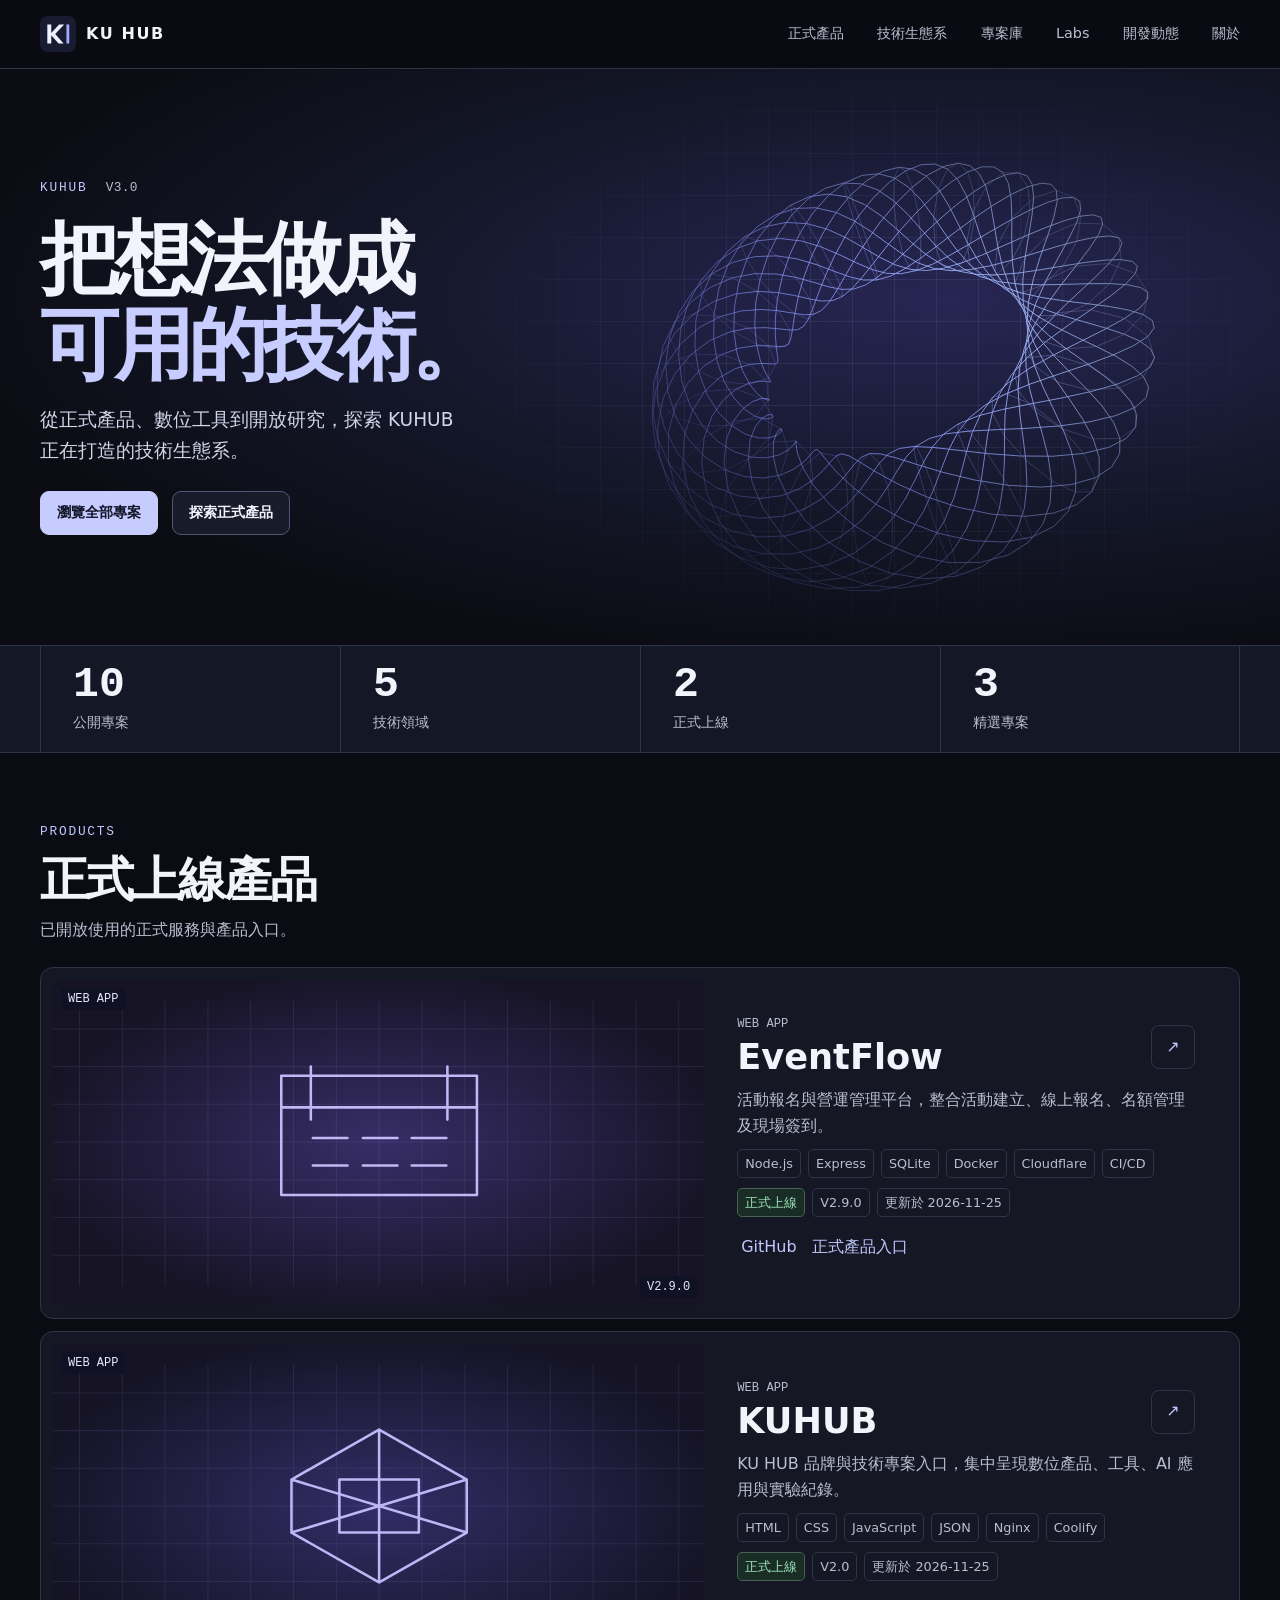
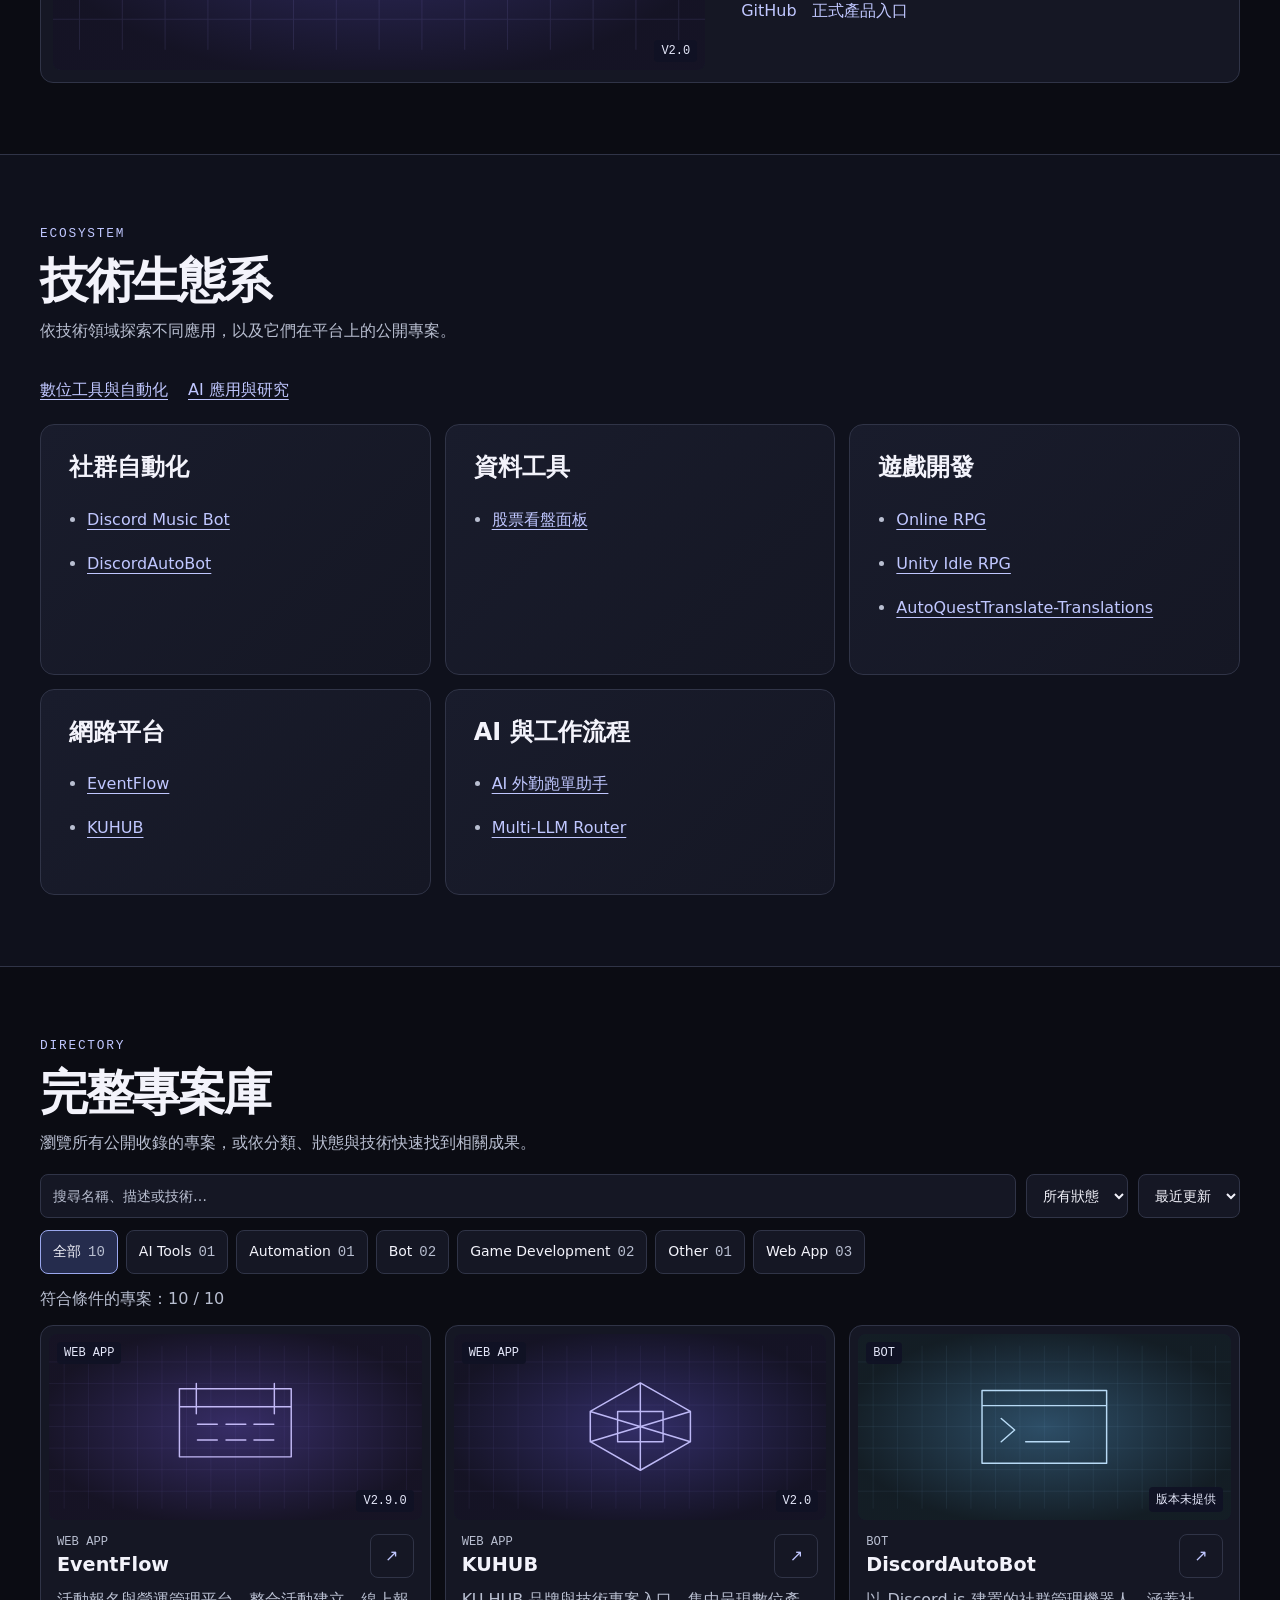
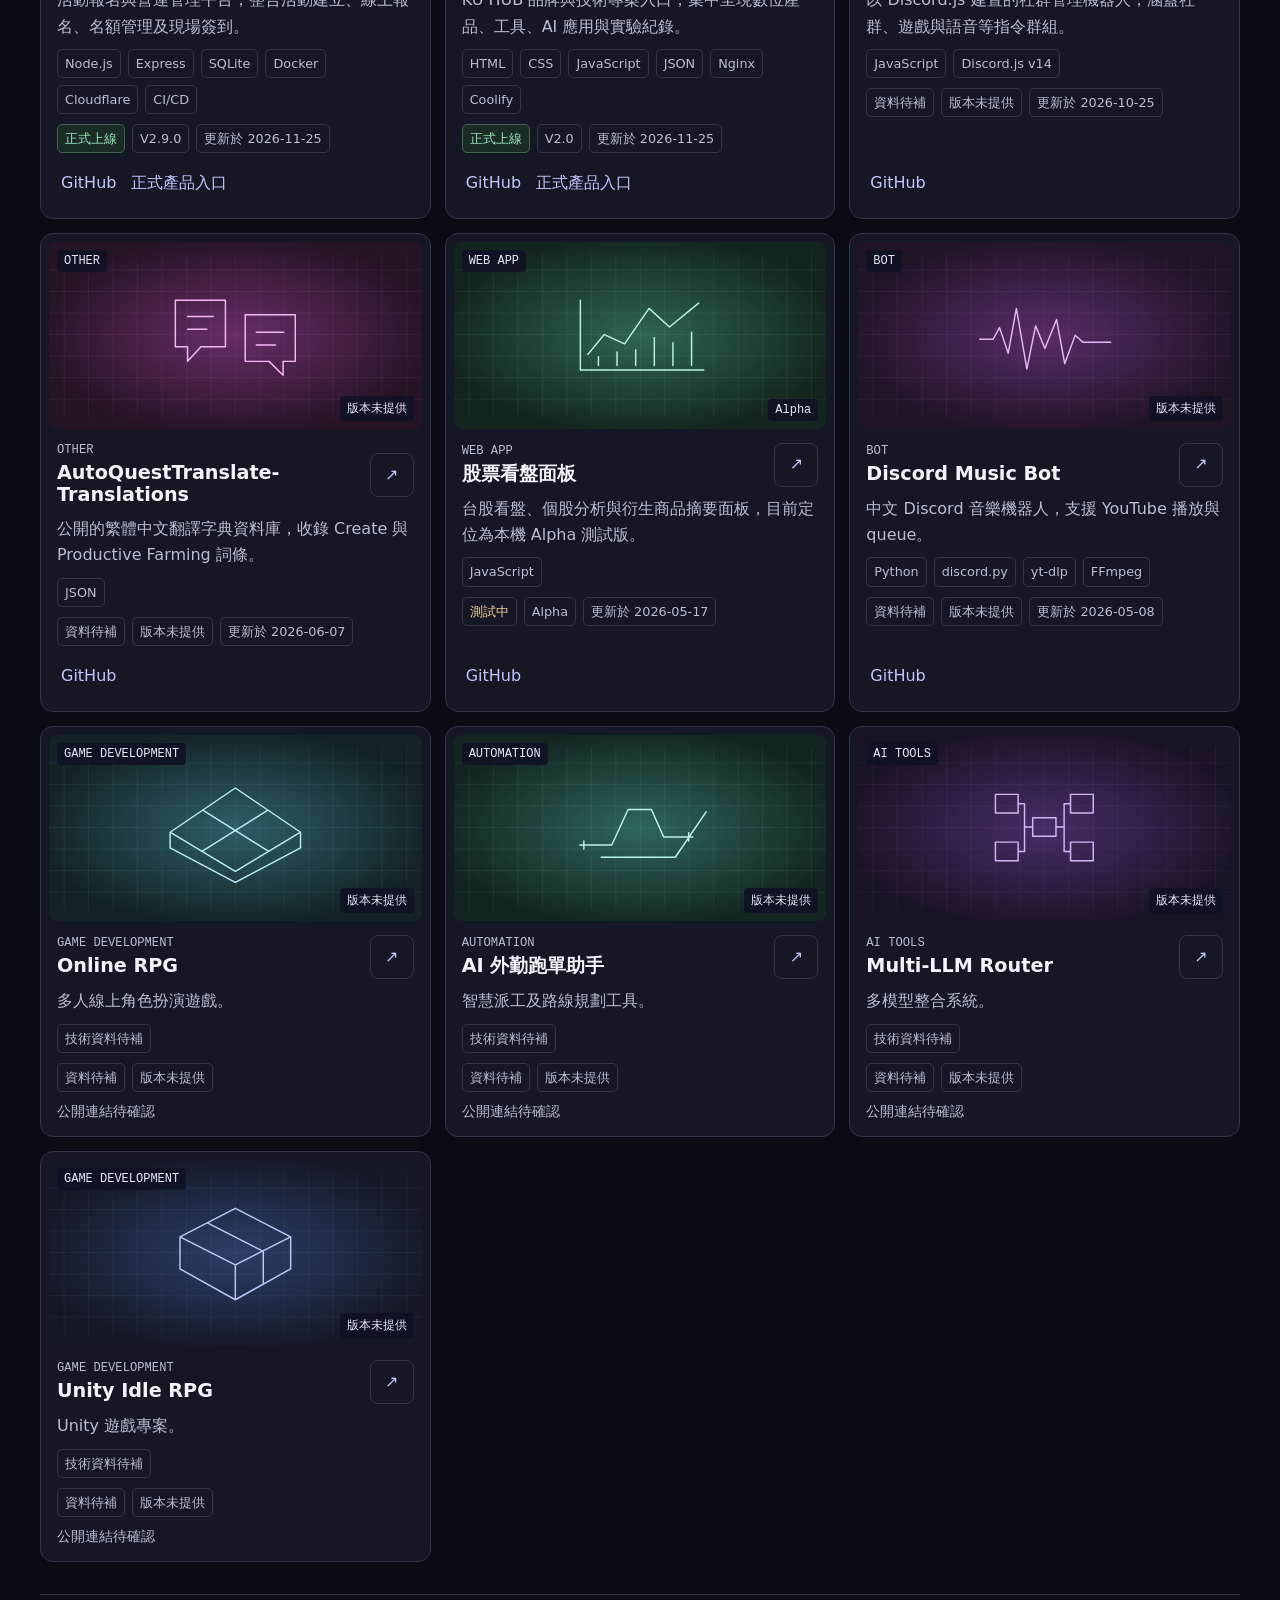
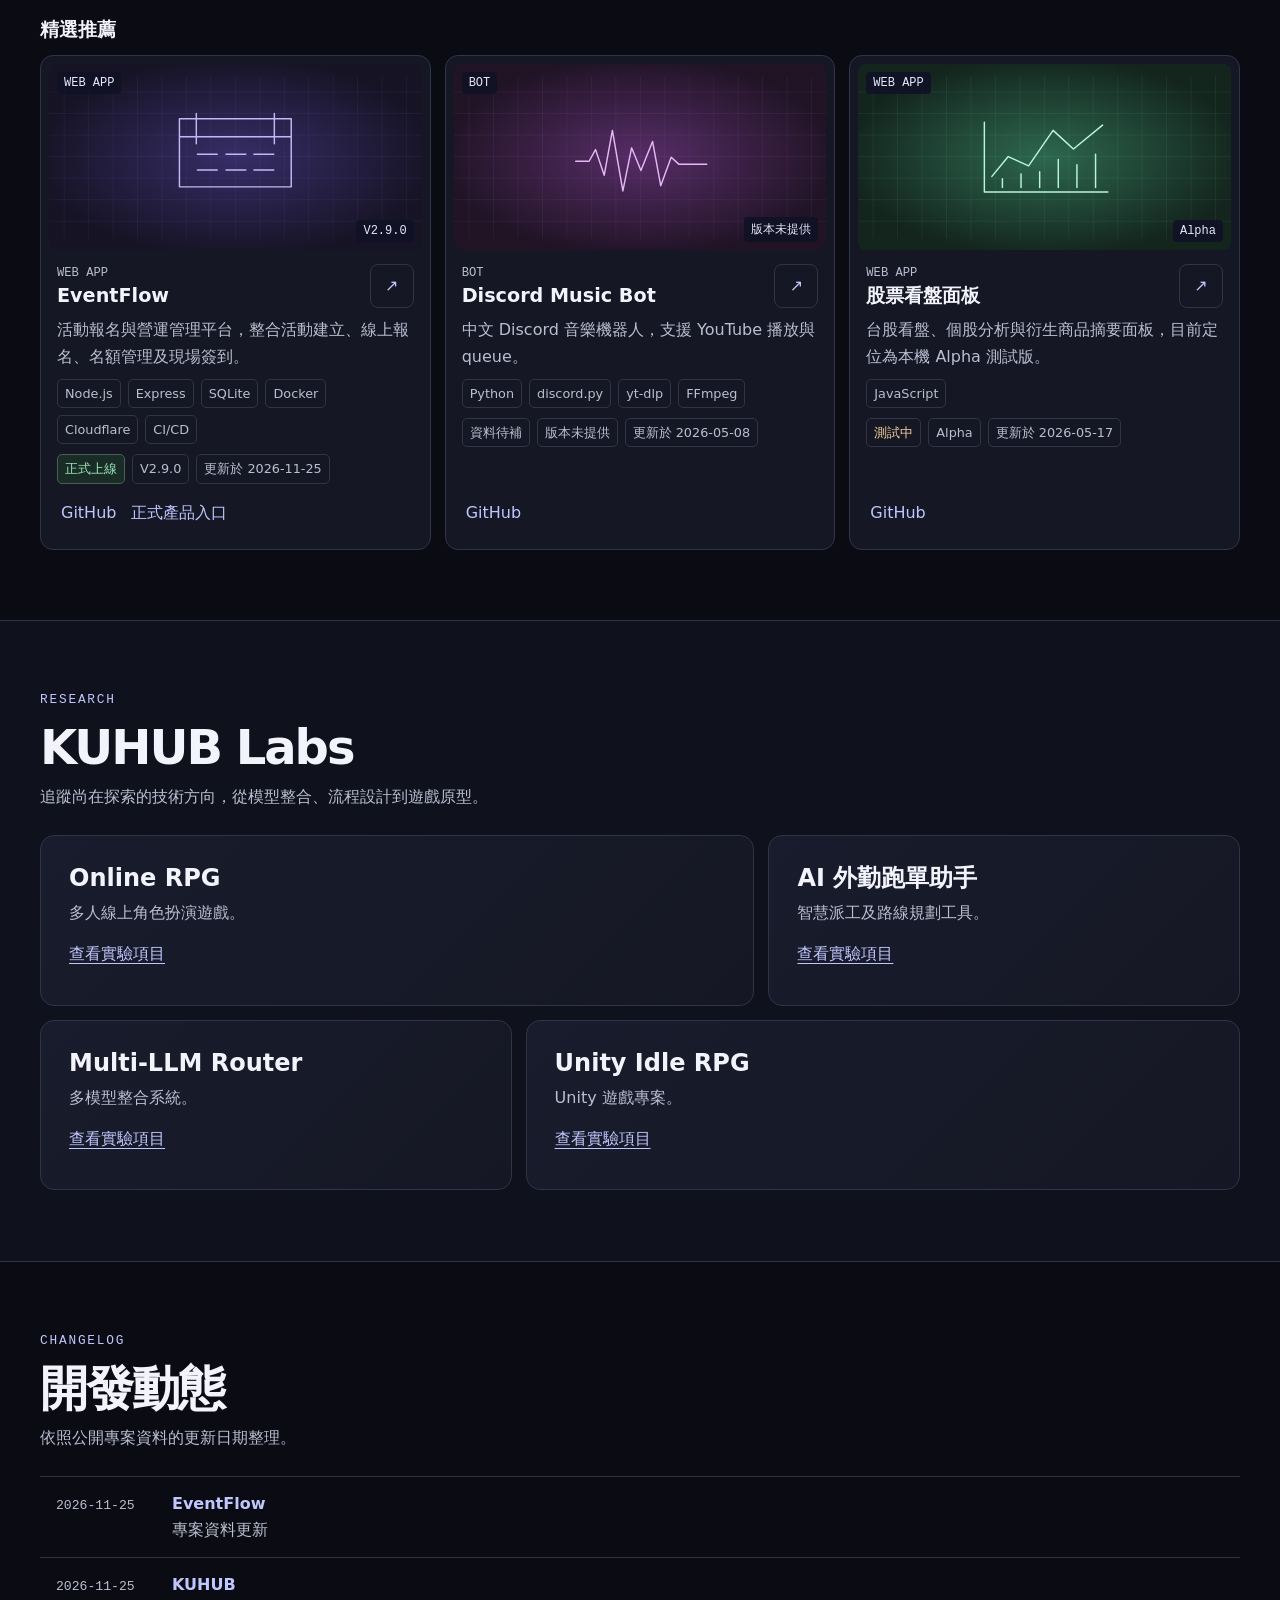
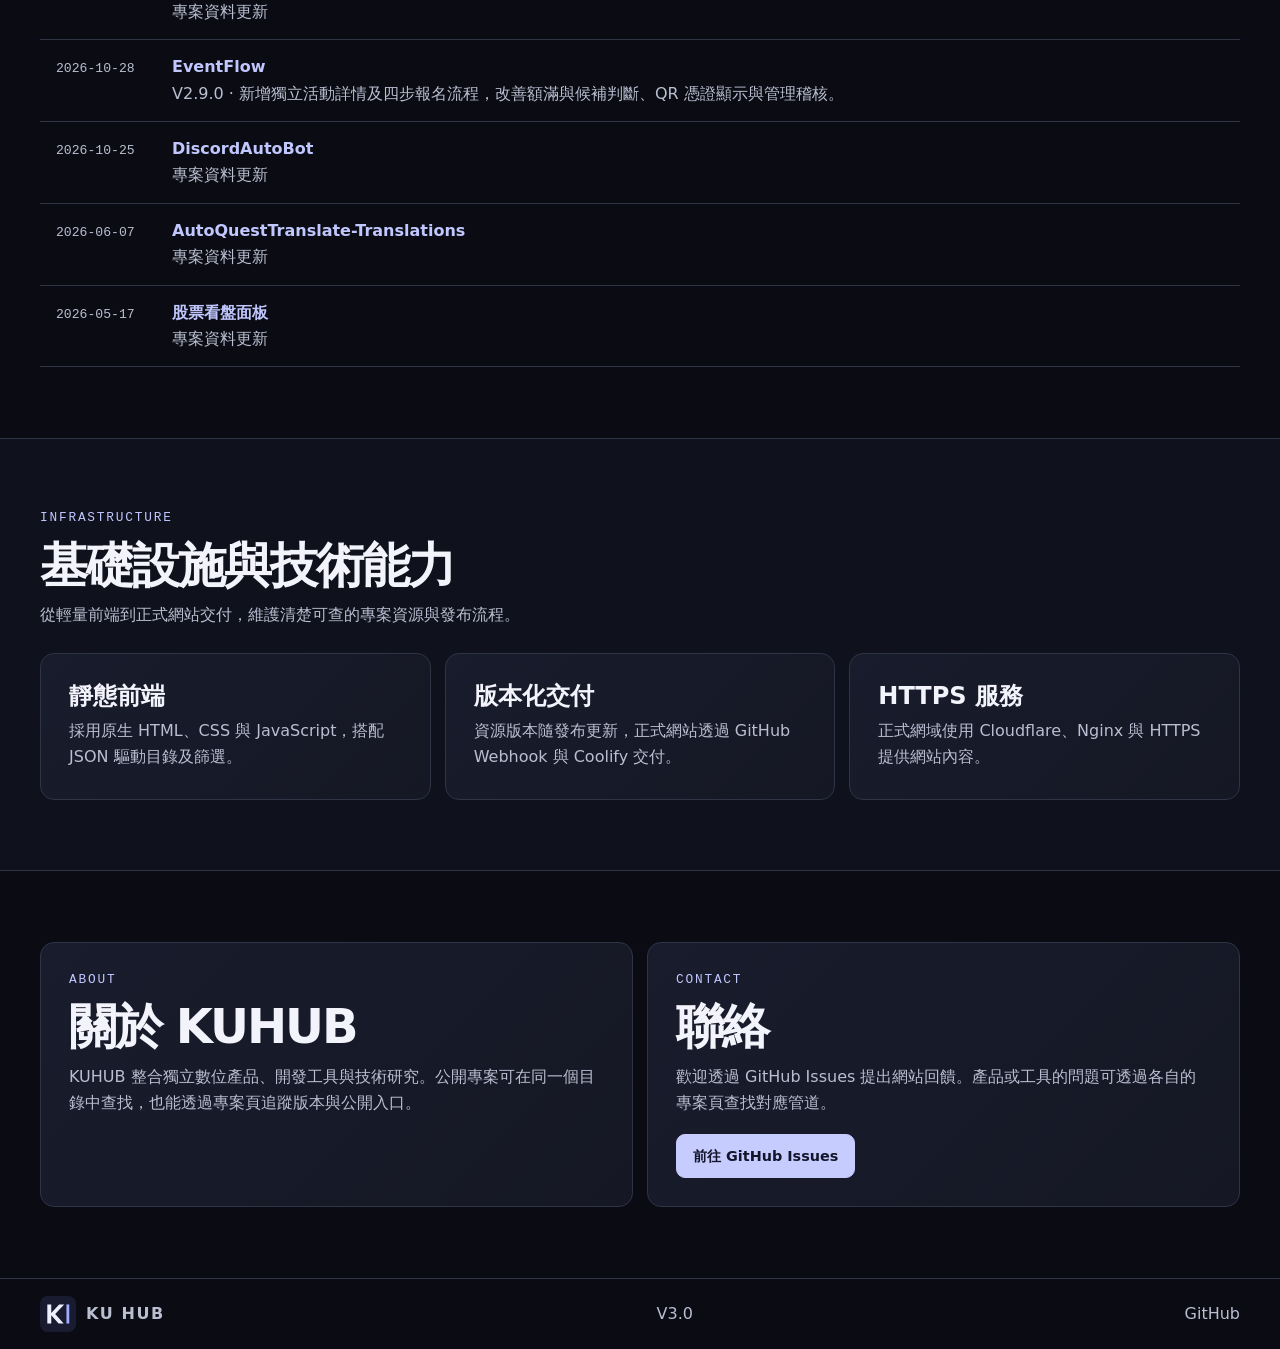
<file: index.html>
<!doctype html>
<html lang="zh-Hant">
  <head>
    <meta charset="utf-8">
    <meta name="viewport" content="width=device-width, initial-scale=1">
    <meta name="theme-color" content="#0a0b10">
    <meta name="description" content="探索 KUHUB 的正式產品、公開專案、技術生態系與開發動態。">
    <meta property="og:type" content="website">
    <meta property="og:site_name" content="KU HUB">
    <meta property="og:title" content="KUHUB — 科技生態系平台">
    <meta property="og:description" content="探索 KUHUB 的正式產品、公開專案、技術生態系與開發動態。">
    <meta property="og:url" content="https://kuhub.net/">
    <link rel="canonical" href="https://kuhub.net/">
    <link rel="icon" href="./assets/icons/favicon.svg?v=1c1584543030a885" type="image/svg+xml">
    <link rel="stylesheet" href="./style.css?v=1c1584543030a885">
    <script src="./script.js?v=1c1584543030a885" defer></script>
    <script src="./js/projects.js?v=1c1584543030a885" type="module"></script>
    <title>KUHUB — 科技生態系平台</title>
  </head>
  <body>
    <a class="skip-link" href="#main">跳至主要內容</a>
    <header class="site-header">
      <div class="header-inner">
        <a class="brand" href="./" aria-label="KU HUB 首頁"><img src="./assets/icons/favicon.svg?v=1c1584543030a885" width="36" height="36" alt=""><span>KU HUB</span></a>
        <button class="menu-toggle" type="button" aria-label="開啟導覽選單" aria-expanded="false" aria-controls="site-nav" hidden><span></span><span></span></button>
        <nav class="site-nav" id="site-nav" aria-label="主要導覽">
          <a href="#products">正式產品</a>
          <a href="#ecosystem">技術生態系</a>
          <a href="#projects">專案庫</a>
          <a href="#lab">Labs</a>
          <a href="#updates">開發動態</a>
          <a href="#about">關於</a>
        </nav>
      </div>
    </header>
    <main id="main">
      <section class="hero" aria-labelledby="hero-title">
        <div class="hero-scene" aria-hidden="true"><canvas id="brand-field"></canvas></div>
        <div class="page-shell hero-layout">
          <div class="hero-copy">
            <p class="eyebrow">KUHUB <span class="version">V3.0</span></p>
            <h1 id="hero-title">把想法做成<br><em>可用的技術。</em></h1>
            <p class="hero-description">從正式產品、數位工具到開放研究，探索 KUHUB 正在打造的技術生態系。</p>
            <div class="hero-actions">
              <a class="button button-primary" href="#projects">瀏覽全部專案</a>
              <a class="button" href="#products">探索正式產品</a>
            </div>
          </div>
        </div>
      </section>

      <div class="summary-band">
        <dl class="stats-section page-shell" aria-label="公開專案統計">
          <div class="stat-item"><dt>公開專案</dt><dd id="project-total">—</dd></div>
          <div class="stat-item"><dt>技術領域</dt><dd id="domain-total">—</dd></div>
          <div class="stat-item"><dt>正式上線</dt><dd id="live-total">—</dd></div>
          <div class="stat-item"><dt>精選專案</dt><dd id="featured-total">—</dd></div>
        </dl>
      </div>

      <section class="page-shell page-section" id="products" aria-labelledby="products-title">
        <div class="section-heading" data-reveal>
          <p class="eyebrow">PRODUCTS</p>
          <h2 id="products-title">正式上線產品</h2>
          <p>已開放使用的正式服務與產品入口。</p>
        </div>
        <p class="load-state" id="live-state" role="status">正在載入正式產品…</p>
        <div class="live-grid" id="live-grid"></div>
      </section>

      <section class="section-band page-section" id="ecosystem" aria-labelledby="ecosystem-title">
        <div class="page-shell">
          <div class="section-heading" data-reveal>
            <p class="eyebrow">ECOSYSTEM</p>
            <h2 id="ecosystem-title">技術生態系</h2>
            <p>依技術領域探索不同應用，以及它們在平台上的公開專案。</p>
          </div>
          <div class="ecosystem-entries" aria-label="依領域快速探索">
            <a class="text-link" id="tools" href="#projects">數位工具與自動化</a>
            <a class="text-link" id="ai" href="#lab">AI 應用與研究</a>
          </div>
          <p class="load-state" id="ecosystem-state" role="status">正在載入技術領域…</p>
          <div class="ecosystem-grid" id="ecosystem-grid"></div>
        </div>
      </section>

      <section class="page-shell page-section archive" id="projects" aria-labelledby="projects-title">
        <div class="section-heading" data-reveal>
          <p class="eyebrow">DIRECTORY</p>
          <h2 id="projects-title">完整專案庫</h2>
          <p>瀏覽所有公開收錄的專案，或依分類、狀態與技術快速找到相關成果。</p>
        </div>
        <noscript><p class="load-state">專案庫需要 JavaScript 讀取公開專案資料。</p></noscript>
        <p class="load-state" id="project-load-state" role="status">正在載入專案資料…</p>
        <div class="project-controls" aria-label="專案搜尋與篩選">
          <label class="search-control"><span class="visually-hidden">搜尋專案名稱、描述或技術</span><input id="project-search" type="search" placeholder="搜尋名稱、描述或技術…" autocomplete="off"></label>
          <label class="select-control"><span class="visually-hidden">依開發狀態篩選</span><select id="status-filter"><option value="all">所有狀態</option><option>正式上線</option><option>開發中</option><option>測試中</option><option>已完成</option><option>暫停開發</option><option>資料待補</option></select></label>
          <label class="select-control"><span class="visually-hidden">專案排序方式</span><select id="project-sort"><option value="newest">最近更新</option><option value="oldest">最早更新</option></select></label>
        </div>
        <div class="filter-bar" id="category-filters" role="group" aria-label="依分類篩選專案"></div>
        <p class="project-results-count" id="project-results-count" aria-live="polite"></p>
        <div class="project-grid" id="project-grid" aria-live="polite"></div>
        <p class="filter-empty" id="filter-empty" hidden>找不到符合條件的專案，請調整搜尋或篩選條件。</p>
        <section class="featured-section" id="featured-section" aria-labelledby="featured-title" hidden>
          <div class="subsection-heading"><h3 id="featured-title">精選推薦</h3></div>
          <div class="project-grid featured-grid" id="featured-grid"></div>
        </section>
      </section>

      <section class="section-band page-section" id="lab" aria-labelledby="lab-title">
        <div class="page-shell">
          <div class="section-heading" data-reveal>
            <p class="eyebrow">RESEARCH</p>
            <h2 id="lab-title">KUHUB Labs</h2>
            <p>追蹤尚在探索的技術方向，從模型整合、流程設計到遊戲原型。</p>
          </div>
          <p class="load-state" id="labs-state" role="status">正在載入實驗室…</p>
          <div class="bento labs-grid" id="labs-grid"></div>
        </div>
      </section>

      <section class="page-shell page-section" id="updates" aria-labelledby="updates-title">
        <div class="section-heading" data-reveal>
          <p class="eyebrow">CHANGELOG</p>
          <h2 id="updates-title">開發動態</h2>
          <p>依照公開專案資料的更新日期整理。</p>
        </div>
        <p class="load-state" id="updates-state" role="status">正在載入開發動態…</p>
        <ol class="updates-list" id="updates-list"></ol>
      </section>

      <section class="section-band page-section" id="infrastructure" aria-labelledby="infrastructure-title">
        <div class="page-shell">
          <div class="section-heading" data-reveal>
            <p class="eyebrow">INFRASTRUCTURE</p>
            <h2 id="infrastructure-title">基礎設施與技術能力</h2>
            <p>從輕量前端到正式網站交付，維護清楚可查的專案資源與發布流程。</p>
          </div>
          <div class="bento infrastructure-grid">
            <article class="bento-card"><div class="bento-content"><h3>靜態前端</h3><p>採用原生 HTML、CSS 與 JavaScript，搭配 JSON 驅動目錄及篩選。</p></div></article>
            <article class="bento-card"><div class="bento-content"><h3>版本化交付</h3><p>資源版本隨發布更新，正式網站透過 GitHub Webhook 與 Coolify 交付。</p></div></article>
            <article class="bento-card"><div class="bento-content"><h3>HTTPS 服務</h3><p>正式網域使用 Cloudflare、Nginx 與 HTTPS 提供網站內容。</p></div></article>
          </div>
        </div>
      </section>

      <div class="page-shell studio page-section">
        <section id="about" class="section-heading" data-reveal>
          <p class="eyebrow">ABOUT</p>
          <h2>關於 KUHUB</h2>
          <p>KUHUB 整合獨立數位產品、開發工具與技術研究。公開專案可在同一個目錄中查找，也能透過專案頁追蹤版本與公開入口。</p>
        </section>
        <section id="contact" class="section-heading" data-reveal>
          <p class="eyebrow">CONTACT</p>
          <h2>聯絡</h2>
          <p>歡迎透過 GitHub Issues 提出網站回饋。產品或工具的問題可透過各自的專案頁查找對應管道。</p>
          <a class="button button-primary" href="https://github.com/qsc556633123321-stack/KU-HUB/issues">前往 GitHub Issues</a>
        </section>
      </div>
    </main>
    <footer class="site-footer">
      <div class="page-shell footer-inner">
        <a class="brand" href="./" aria-label="KU HUB 首頁"><img src="./assets/icons/favicon.svg?v=1c1584543030a885" width="36" height="36" alt=""><span>KU HUB</span></a>
        <span>V3.0</span>
        <a href="https://github.com/qsc556633123321-stack">GitHub</a>
      </div>
    </footer>
  </body>
</html>
</file>
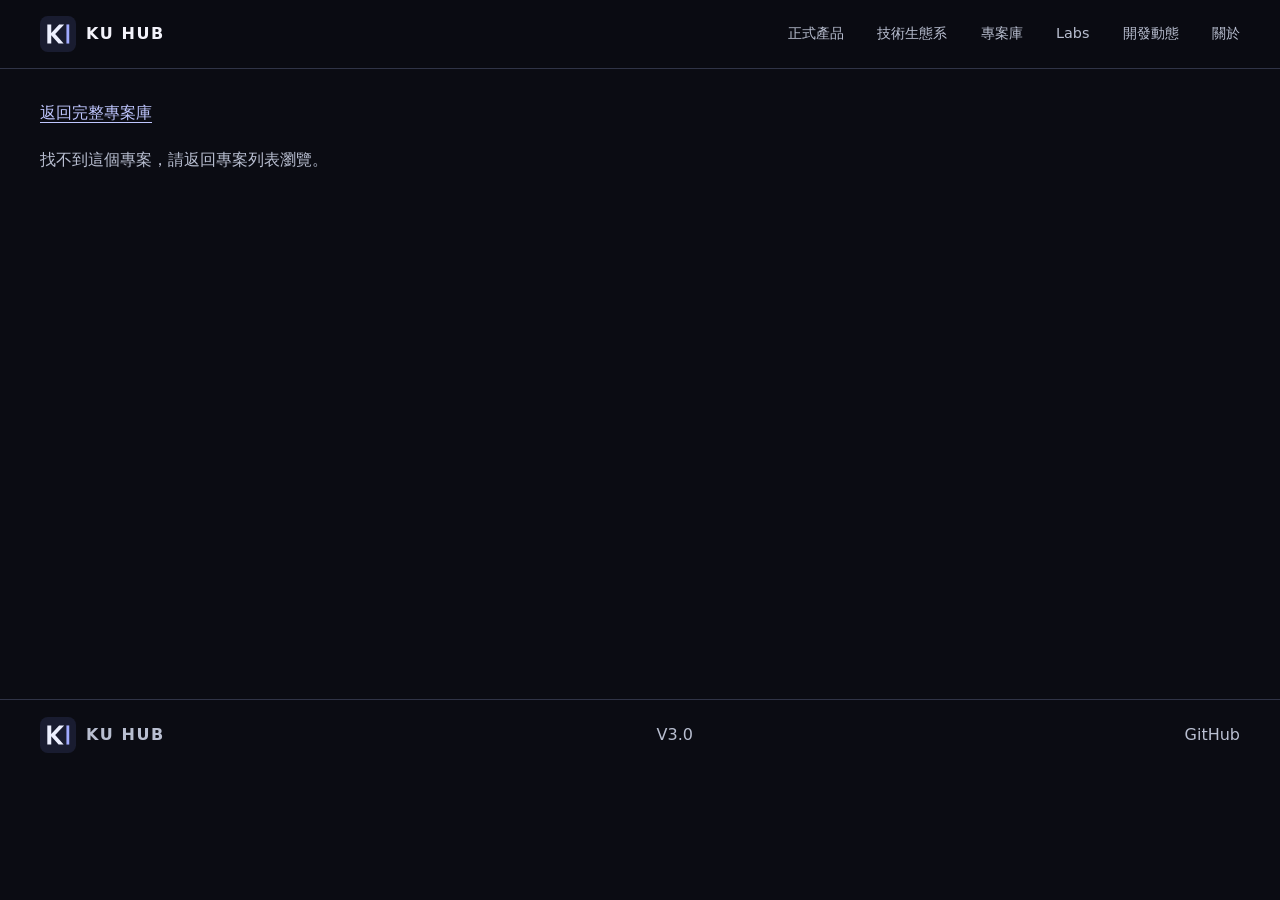
<file: project.html>
<!doctype html>
<html lang="zh-Hant">
  <head>
    <meta charset="utf-8">
    <meta name="viewport" content="width=device-width, initial-scale=1">
    <meta name="theme-color" content="#0a0b10">
    <meta name="description" content="瀏覽 KUHUB 公開專案的版本、功能、開發紀錄與使用入口。">
    <meta property="og:type" content="website">
    <meta property="og:site_name" content="KU HUB">
    <meta property="og:title" content="專案介紹 — KU HUB">
    <meta property="og:description" content="瀏覽 KUHUB 公開專案的版本、功能、開發紀錄與使用入口。">
    <meta property="og:url" content="https://kuhub.net/project.html">
    <link rel="canonical" href="https://kuhub.net/project.html">
    <link rel="icon" href="./assets/icons/favicon.svg?v=1c1584543030a885" type="image/svg+xml">
    <link rel="stylesheet" href="./style.css?v=1c1584543030a885">
    <script src="./script.js?v=1c1584543030a885" defer></script>
    <script src="./js/project-detail.js?v=1c1584543030a885" type="module"></script>
    <title>專案介紹 — KU HUB</title>
  </head>
  <body>
    <a class="skip-link" href="#main">跳至主要內容</a>
    <header class="site-header">
      <div class="header-inner">
        <a class="brand" href="./" aria-label="KU HUB 首頁"><img src="./assets/icons/favicon.svg?v=1c1584543030a885" width="36" height="36" alt=""><span>KU HUB</span></a>
        <button class="menu-toggle" type="button" aria-label="開啟導覽選單" aria-expanded="false" aria-controls="site-nav" hidden><span></span><span></span></button>
        <nav class="site-nav" id="site-nav" aria-label="主要導覽">
          <a href="./#products">正式產品</a>
          <a href="./#ecosystem">技術生態系</a>
          <a href="./#projects">專案庫</a>
          <a href="./#lab">Labs</a>
          <a href="./#updates">開發動態</a>
          <a href="./#about">關於</a>
        </nav>
      </div>
    </header>
    <main id="main" class="page-shell detail-main">
      <a class="detail-back" href="./index.html#projects">返回完整專案庫</a>
      <noscript><p class="load-state">專案詳情需要 JavaScript 讀取公開資料。</p></noscript>
      <p class="load-state" id="detail-load-state" role="status" aria-live="polite">正在載入專案資料…</p>
      <article class="project-detail" id="project-detail" hidden></article>
    </main>
    <footer class="site-footer">
      <div class="page-shell footer-inner">
        <a class="brand" href="./" aria-label="KU HUB 首頁"><img src="./assets/icons/favicon.svg?v=1c1584543030a885" width="36" height="36" alt=""><span>KU HUB</span></a>
        <span>V3.0</span>
        <a href="https://github.com/qsc556633123321-stack">GitHub</a>
      </div>
    </footer>
  </body>
</html>
</file>
<file: style.css>
:root {
  color-scheme: dark;
  --bg: #0b0c13;
  --panel: #151724;
  --ink: #f3f3fb;
  --muted: #b9bfd1;
  --line: #303447;
  --accent: #c0c7ff;
  --mono: ui-monospace, Consolas, monospace;
  font-family: system-ui, "PingFang TC", "Microsoft JhengHei", sans-serif;
}
*, *::before, *::after { box-sizing: border-box; }
html { scroll-behavior: smooth; }
body { margin: 0; color: var(--ink); background: var(--bg); line-height: 1.65; }
[hidden] { display: none !important; }
[id] { scroll-margin-top: 86px; }
a { color: inherit; text-decoration: none; }
button, input, select { font: inherit; }
button, select { cursor: pointer; }
h1, h2, h3, p { margin: 0; }
h1, h2, h3 { line-height: 1.18; }
p, h1, h2, h3 { overflow-wrap: anywhere; }
img { display: block; max-width: 100%; }
:focus-visible { outline: 2px solid #bdc7ff; outline-offset: 4px; }
.page-shell, .header-inner { width: min(1200px, calc(100% - 64px)); margin-inline: auto; }
.skip-link {
  position: fixed; z-index: 10; top: 10px; left: 10px; padding: 10px 16px;
  background: var(--ink); color: var(--bg); transform: translateY(-150%);
}
.skip-link:focus { transform: none; }
.site-header {
  position: sticky; z-index: 5; top: 0; border-bottom: 1px solid var(--line);
  background: #0b0c13ec; backdrop-filter: blur(16px);
}
.header-inner { min-height: 68px; display: flex; justify-content: space-between; align-items: center; gap: 20px; }
.brand { display: inline-flex; align-items: center; gap: 10px; font-weight: 750; letter-spacing: .1em; white-space: nowrap; }
.site-nav { display: flex; align-items: center; flex-wrap: wrap; gap: clamp(14px, 2.6vw, 36px); color: var(--muted); font-size: .9rem; }
.site-nav a { padding-block: 11px; }
.site-nav a:hover, .site-footer a:hover { color: var(--accent); }
.menu-toggle { display: none; }
.hero {
  isolation: isolate; position: relative; overflow: hidden;
  background: radial-gradient(ellipse at 74% 40%, #272654, #15182b 41%, var(--bg) 75%);
}
.hero-layout { min-height: clamp(420px, 64svh, 605px); display: grid; align-items: center; }
.hero-copy { width: min(100%, 670px); padding-block: 60px; }
.eyebrow { color: var(--accent); font: 500 .8rem/1.45 var(--mono); letter-spacing: .14em; }
.version { margin-left: .55rem; color: var(--muted); letter-spacing: .03em; }
.hero h1 { margin: 18px 0; font-size: clamp(3rem, 6.2vw, 5.6rem); letter-spacing: -.06em; line-height: 1.08; }
.hero h1 em { color: #c8cdff; font-style: normal; }
.hero-description { max-width: 37ch; color: #d0d5e8; font-size: clamp(1rem, 1.5vw, 1.16rem); }
.hero-actions, .inline-links { display: flex; flex-wrap: wrap; gap: 10px 14px; }
.hero-actions { margin-top: 24px; }
.button {
  display: inline-flex; align-items: center; justify-content: center; min-height: 44px; padding: 8px 16px;
  border: 1px solid #515674; border-radius: 9px; background: #181b2a;
  font-size: .9rem; font-weight: 650; transition: background .2s, border-color .2s;
}
.button:hover { background: #272c45; border-color: #9aabe2; }
.button-primary { color: #13152a; background: #c7ccff; border-color: #c7ccff; }
.button-primary:hover { background: #e1e4ff; border-color: #e1e4ff; }
.hero-scene {
  position: absolute; z-index: -1; inset: 0 0 0 37%; pointer-events: none;
  background-image: linear-gradient(#9daaff1b 1px, transparent 1px), linear-gradient(90deg, #9daaff1b 1px, transparent 1px);
  background-size: 42px 42px; mask-image: radial-gradient(ellipse, #000 25%, transparent 75%);
}
.hero-scene canvas { width: 100%; height: 100%; }
.summary-band { border-block: 1px solid var(--line); background: #141726; }
.stats-section { display: grid; grid-template-columns: repeat(4, minmax(0, 1fr)); margin-block: 0; }
.stat-item { display: flex; flex-direction: column-reverse; gap: 5px; padding: 17px clamp(10px, 2.5vw, 32px); border-inline-start: 1px solid var(--line); }
.stat-item:last-child { border-inline-end: 1px solid var(--line); }
.stat-item dd { margin: 0; color: var(--ink); font: 600 clamp(1.6rem, 3.4vw, 2.7rem)/1 var(--mono); }
.stat-item dt { color: var(--muted); font-size: .9rem; }
.page-section { padding-block: clamp(44px, 5.5vw, 78px); }
.section-band { border-block: 1px solid var(--line); background: #0f111c; }
.section-heading { margin-bottom: 24px; }
.section-heading h2 { margin: 9px 0; font-size: clamp(1.8rem, 4.2vw, 3rem); letter-spacing: -.042em; }
.section-heading p:not(.eyebrow), .bento-content p { max-width: 55ch; color: var(--muted); }
.bento, .ecosystem-grid { display: grid; grid-template-columns: repeat(3, minmax(0, 1fr)); gap: 14px; }
.bento-card, .ecosystem-card, .studio .section-heading {
  position: relative; isolation: isolate; min-width: 0; border: 1px solid var(--line);
  border-radius: 14px; background: linear-gradient(135deg, #191c2c, var(--panel));
}
.bento-card::after {
  position: absolute; z-index: -1; inset: 0; content: ""; opacity: 0; border-radius: inherit; transition: opacity .25s;
  background: radial-gradient(340px circle at var(--px, 50%) var(--py, 50%), #777ce634, transparent);
}
.bento-card:hover::after { opacity: 1; }
.labs-grid { grid-template-columns: repeat(5, minmax(0, 1fr)); }
.labs-grid .bento-card { grid-column: span 2; }
.labs-grid .bento-card:nth-child(4n + 1), .labs-grid .bento-card:nth-child(4n) { grid-column: span 3; }
.labs-grid .bento-card:last-child:nth-child(odd) { grid-column: 1 / -1; }
.bento-content, .ecosystem-card, .studio .section-heading { padding: clamp(17px, 2.4vw, 28px); }
.bento-content h3, .ecosystem-card h3 { margin-bottom: 8px; font-size: clamp(1.2rem, 2.5vw, 1.5rem); }
.ecosystem-card p, .ecosystem-card li { color: var(--muted); }
.ecosystem-card ul { padding-inline-start: 18px; }
.ecosystem-card a { color: var(--accent); }
.ecosystem-card a:hover { text-decoration: underline; }
.ecosystem-entries { display: flex; flex-wrap: wrap; gap: 8px 20px; margin-bottom: 12px; }
.text-link, .detail-back { display: inline-flex; align-items: center; min-height: 44px; color: var(--accent); text-decoration: underline; text-underline-offset: .28em; }
.text-link:hover, .detail-back:hover { color: var(--ink); }
.bento-content .text-link { margin-top: 6px; }
.live-grid { display: grid; grid-template-columns: 1fr; gap: 12px; }
.live-grid .project-card { display: grid; grid-template-columns: minmax(0, 1.25fr) minmax(0, 1fr); padding: 12px; align-items: stretch; }
.live-grid .project-visual { aspect-ratio: 2; height: 100%; }
.live-grid .project-info { align-self: center; padding: clamp(14px, 3vw, 32px); }
.live-grid .project-title-line h3 { font-size: clamp(1.45rem, 3vw, 2.2rem); }
.archive .section-heading { margin-bottom: 18px; }
.featured-section { margin-top: 32px; padding-top: 24px; border-top: 1px solid var(--line); }
.subsection-heading { margin-bottom: 14px; }
.project-controls { display: grid; grid-template-columns: minmax(0, 1fr) auto auto; gap: 10px; }
.project-controls input, .project-controls select, .filter-button {
  min-height: 44px; width: 100%; padding: 8px 12px; border: 1px solid var(--line);
  border-radius: 8px; background: var(--panel); color: var(--ink); font-size: .875rem;
}
.project-controls input::placeholder { color: var(--muted); }
.filter-bar { display: flex; flex-wrap: wrap; gap: 8px; margin: 12px 0; }
.filter-button { width: auto; }
.filter-button span { margin-left: .5em; color: var(--muted); font-family: var(--mono); }
.filter-button:hover, .filter-button.is-active { border-color: #9aa7ed; background: #252c4d; }
.project-results-count, .load-state, .filter-empty { margin: 12px 0; color: var(--muted); }
.load-state:empty, .project-results-count:empty { display: none; }
.project-grid, .related-grid { display: grid; grid-template-columns: repeat(3, minmax(0, 1fr)); gap: 14px; }
.project-card {
  min-width: 0; display: flex; flex-direction: column; padding: 8px; border: 1px solid var(--line);
  border-radius: 13px; background: var(--panel); transition: border-color .2s, background .2s;
}
.project-card:hover, .project-card:focus-within { border-color: #727eae; background: #191d2e; }
.project-visual, .detail-visual, .related-visual {
  position: relative; isolation: isolate; display: grid; place-items: center; overflow: hidden; border-radius: 8px;
  background: repeating-linear-gradient(135deg, #929bf414 0 1px, transparent 1px 18px), radial-gradient(ellipse, #2e3266, #16192e);
  aspect-ratio: 2;
}
.project-visual img, .detail-visual img, .related-visual img, .cover-art { position: absolute; inset: 0; width: 100%; height: 100%; object-fit: cover; }
.cover-art { pointer-events: none; }
.visual-fallback { color: #c8cdff; font: 700 clamp(2rem, 5vw, 4rem) var(--mono); }
.visual-kicker, .visual-index { position: absolute; z-index: 1; color: #e5e8fa; font: .75rem var(--mono); padding: 4px 7px; border-radius: 4px; background: #101224eb; }
.visual-kicker { top: 8px; left: 8px; }
.visual-index { right: 8px; bottom: 8px; }
.project-info { flex: 1; display: flex; flex-direction: column; padding: 14px 8px 5px; }
.project-title-line { display: flex; justify-content: space-between; align-items: center; gap: 8px; }
.project-title-line h3 { font-size: 1.2rem; }
.project-category { color: var(--muted); font: .76rem var(--mono); margin-bottom: 5px; }
.project-arrow { display: grid; place-items: center; width: 44px; height: 44px; flex: none; border: 1px solid var(--line); border-radius: 8px; color: var(--accent); }
.project-arrow:hover { background: #272c45; }
.project-description { margin: 9px 0; color: var(--muted); }
.tag-list, .project-meta, .project-actions, .detail-actions { display: flex; align-items: center; gap: 7px; flex-wrap: wrap; }
.project-meta, .project-actions, .detail-actions { margin-top: 10px; }
.project-actions { margin-top: auto; padding-top: 8px; }
.tag-list span, .project-meta > *, .detail-heading .status-badge { border: 1px solid var(--line); border-radius: 5px; padding: 3px 7px; color: var(--muted); font-size: .8rem; overflow-wrap: anywhere; }
.status-badge[data-status="開發中"], .status-badge[data-status="已完成"] { color: #9ee5cc; }
.status-badge[data-status="測試中"] { color: #f1cd9c; }
.status-badge[data-status="正式上線"] { color: #9ce6ba; border-color: #486153; background: #192c26; }
.project-action { display: inline-flex; align-items: center; min-height: 44px; padding-inline: 4px; color: var(--accent); }
.project-action:hover { text-decoration: underline; }
.link-pending { color: var(--muted); font-size: .875rem; }
.updates-list, .detail-changelog { padding: 0; margin: 0; list-style: none; }
.update-item, .detail-changelog li { padding: 14px 16px; border-top: 1px solid var(--line); }
.update-item { display: grid; grid-template-columns: 100px minmax(0, 1fr); align-items: baseline; gap: 4px 16px; }
.update-item:last-child, .detail-changelog li:last-child { border-bottom: 1px solid var(--line); }
.update-item a { color: var(--accent); font-weight: 650; }
.update-item a:hover { text-decoration: underline; }
.update-item time, .detail-changelog time { color: var(--muted); font: .82rem var(--mono); }
.update-item p, .detail-changelog p { color: var(--muted); }
.studio { display: grid; grid-template-columns: 1fr 1fr; gap: 14px; }
.studio .section-heading { margin: 0; }
.studio .button { margin-top: 18px; }
.site-footer { border-top: 1px solid var(--line); color: var(--muted); }
.footer-inner { display: flex; align-items: center; justify-content: space-between; gap: 12px; min-height: 70px; }
.detail-main { min-height: 70vh; padding-block: 22px 56px; }
.detail-heading { margin-block: 16px 22px; }
.detail-title { margin: 8px 0; font-size: clamp(2.15rem, 6vw, 4.65rem); letter-spacing: -.045em; }
.detail-summary, .detail-description p, .detail-section p, .detail-section-list { color: var(--muted); }
.detail-summary { margin-top: 10px; }
.detail-visual { width: 100%; aspect-ratio: 3; min-height: 150px; border: 1px solid var(--line); border-radius: 14px; }
.detail-body { display: grid; grid-template-columns: minmax(0, 1.4fr) minmax(0, 1fr); gap: 14px; margin-top: 16px; }
.detail-body h2, .detail-section h2 { margin-bottom: 12px; font-size: 1.3rem; }
.detail-description p { white-space: pre-line; }
.detail-info, .detail-section {
  min-width: 0; padding: clamp(16px, 2.5vw, 26px); border: 1px solid var(--line);
  border-radius: 13px; background: var(--panel);
}
.detail-section { margin-top: 16px; }
.detail-description .detail-section:first-child { margin-top: 0; }
.detail-body > :only-child { grid-column: 1 / -1; }
.detail-changelog p { margin-top: 6px; }
.detail-subheading { margin-top: 18px; }
.detail-section-list { padding-inline-start: 1.25rem; }
.detail-section-list li + li { margin-top: 6px; }
.detail-facts { display: grid; grid-template-columns: auto minmax(0, 1fr); gap: 8px 16px; margin-block: 0 16px; }
.detail-facts dt { color: var(--muted); }
.detail-facts dd { margin: 0; overflow-wrap: anywhere; }
.detail-gallery, .screenshot-grid { display: grid; grid-template-columns: repeat(2, minmax(0, 1fr)); gap: 12px; }
.screenshot-item { margin: 0; overflow: hidden; border: 1px solid var(--line); border-radius: 8px; }
.screenshot-item img { width: 100%; height: auto; }
.screenshot-item figcaption { padding: 8px 12px; color: var(--muted); }
.related-card { min-width: 0; display: grid; gap: 8px; padding: 8px; border: 1px solid var(--line); border-radius: 9px; overflow-wrap: anywhere; }
.related-card:hover { border-color: var(--accent); color: var(--accent); }
.detail-changelog h3 { font-size: 1rem; }
.visually-hidden { position: absolute; width: 1px; height: 1px; padding: 0; overflow: hidden; clip-path: inset(50%); white-space: nowrap; }
.revealed { animation: reveal .52s both; }
@keyframes reveal { from { opacity: .68; transform: translateY(9px); } }

@media (max-width: 850px) {
  .header-inner, .page-shell { width: min(100% - 36px, 760px); }
  .project-grid, .related-grid, .ecosystem-grid { grid-template-columns: repeat(2, minmax(0, 1fr)); }
}
@media (max-width: 700px) {
  .header-inner { flex-wrap: wrap; gap: 0; min-height: 60px; }
  .site-nav { flex-basis: 100%; gap: 4px 18px; }
  .menu-toggle:not([hidden]) { display: grid; place-content: center; gap: 5px; width: 44px; height: 44px; border: 1px solid var(--line); border-radius: 8px; background: var(--panel); }
  .menu-toggle span { display: block; width: 18px; height: 1px; background: var(--ink); }
  .menu-toggle:not([hidden]) + .site-nav { display: none; }
  .menu-toggle:not([hidden]) + .is-open { display: grid; grid-template-columns: 1fr 1fr; padding-bottom: 10px; }
  .hero-layout { min-height: 470px; align-items: start; }
  .hero-copy { padding-block: 38px 124px; }
  .hero-scene { inset: 30% -14% -14% 16%; opacity: .72; }
  .hero h1 { font-size: clamp(2.55rem, 9.5vw, 4.2rem); }
  .live-grid .project-card, .studio, .detail-body { grid-template-columns: 1fr; }
  .bento { grid-template-columns: repeat(2, minmax(0, 1fr)); }
  .labs-grid .bento-card:nth-child(n) { grid-column: auto; }
}
@media (max-width: 490px) {
  .hero-layout { min-height: 404px; }
  .hero-copy { padding-block: 32px 110px; }
  .stats-section { grid-template-columns: repeat(2, minmax(0, 1fr)); }
  .stat-item:nth-child(-n + 2) { border-bottom: 1px solid var(--line); }
  .stat-item:nth-child(even) { border-inline-end: 1px solid var(--line); }
  .project-grid, .related-grid, .bento, .ecosystem-grid, .detail-gallery, .screenshot-grid { grid-template-columns: 1fr; }
  .project-controls { grid-template-columns: repeat(2, minmax(0, 1fr)); }
  .search-control { grid-column: 1 / -1; }
  .update-item { grid-template-columns: 1fr; }
}
@media (prefers-reduced-motion: reduce) {
  html { scroll-behavior: auto; }
  *, *::before, *::after { animation: none !important; transition: none !important; }
}
</file>
